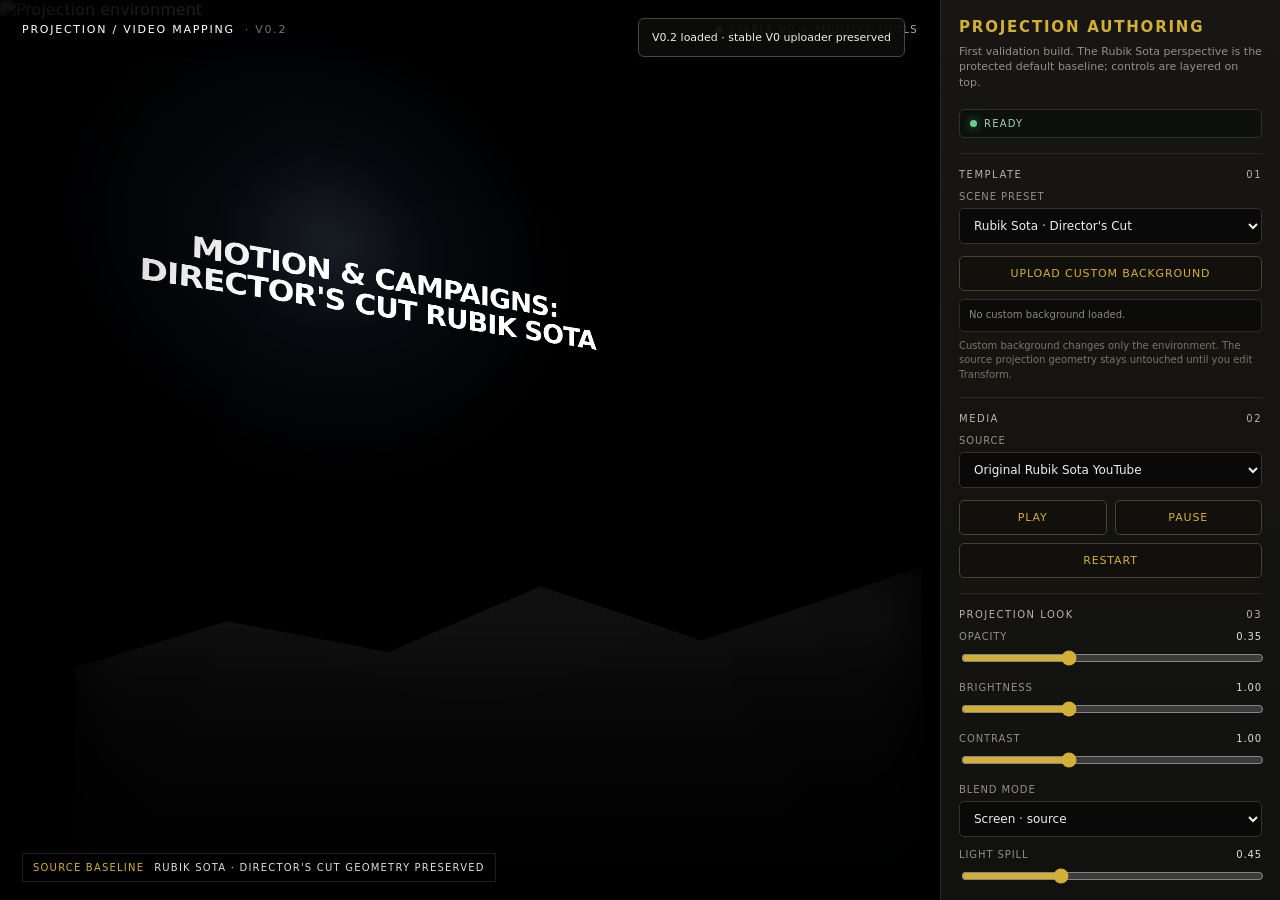
<file: index-v0-2.html>
<!doctype html>
<html lang="en">
<head>
  <meta charset="utf-8">
  <meta name="viewport" content="width=device-width,initial-scale=1">
  <title>Projection / Video Mapping Experience — V0.2 Stable</title>
  <style>
    html,body{margin:0;width:100%;height:100%;overflow:hidden;background:#000}
    #baselineFrame{display:block;width:100%;height:100%;border:0;background:#000}
  </style>
</head>
<body>
  <iframe id="baselineFrame" src="index.html" title="Projection V0.2 Stable" allow="autoplay; fullscreen; display-capture; clipboard-write"></iframe>
  <script src="v0-2-enhancer.js"></script>
</body>
</html>
</file>
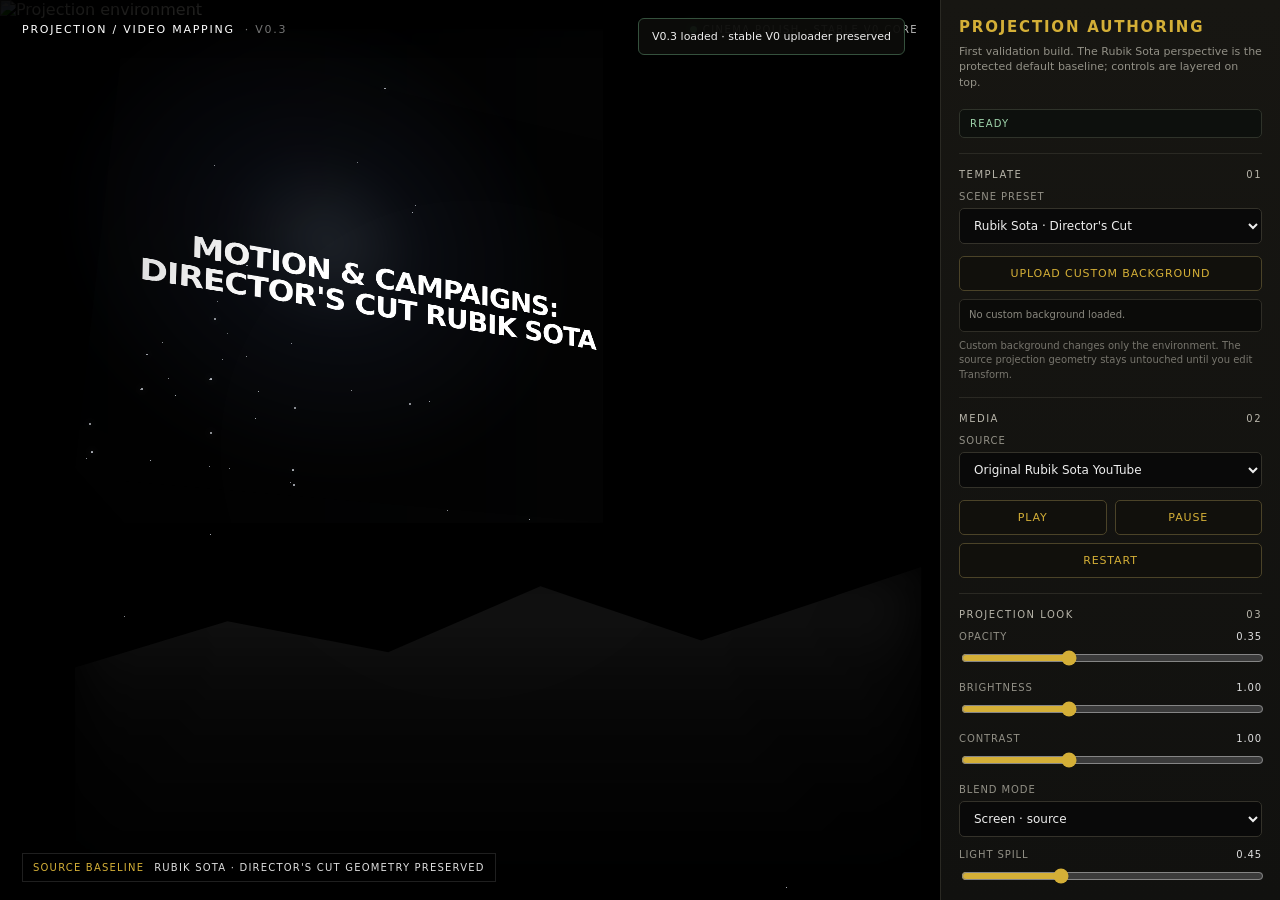
<file: index-v0-3.html>
<!doctype html>
<html lang="en">
<head>
  <meta charset="utf-8">
  <meta name="viewport" content="width=device-width,initial-scale=1">
  <title>Projection / Video Mapping Experience — V0.3 Cinema Polish</title>
  <style>
    html,body{margin:0;width:100%;height:100%;overflow:hidden;background:#000}
    #baselineFrame{display:block;width:100%;height:100%;border:0;background:#000}
  </style>
</head>
<body>
  <iframe id="baselineFrame" src="index.html" title="Projection V0.3 Cinema Polish" allow="autoplay; fullscreen; display-capture; clipboard-write"></iframe>
  <script src="v0-3-enhancer.js"></script>
</body>
</html>
</file>
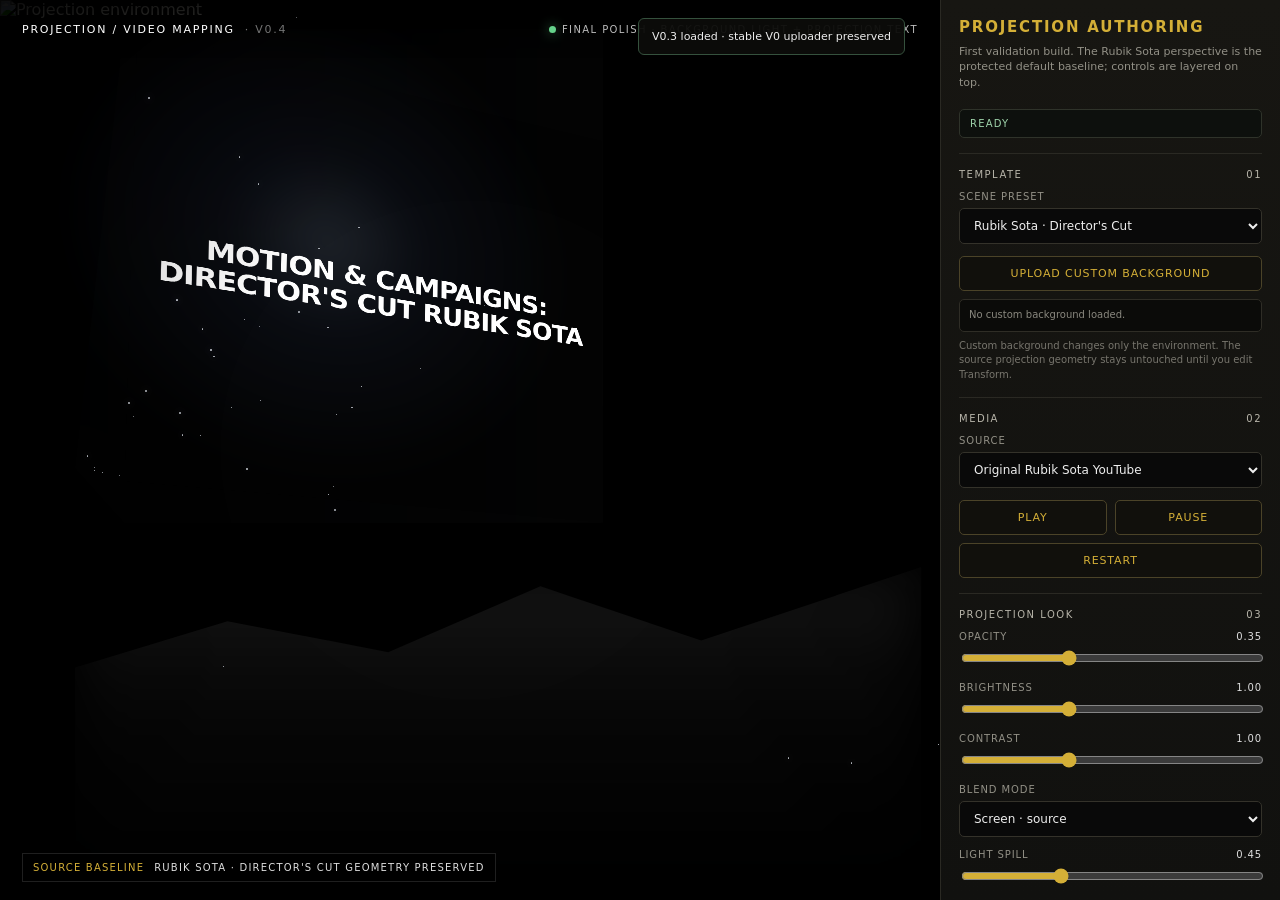
<file: index-v0-4.html>
<!doctype html>
<html lang="en">
<head>
  <meta charset="utf-8">
  <meta name="viewport" content="width=device-width,initial-scale=1">
  <title>Projection / Video Mapping Experience — V0.4 Final</title>
  <style>
    html,body{margin:0;width:100%;height:100%;overflow:hidden;background:#000}
    #baselineFrame{display:block;width:100%;height:100%;border:0;background:#000}
  </style>
</head>
<body>
  <iframe id="baselineFrame" src="index.html" title="Projection V0.4 Final" allow="autoplay; fullscreen; display-capture; clipboard-write"></iframe>
  <script src="v0-3-enhancer.js"></script>
  <script src="v0-4-final.js"></script>
</body>
</html>
</file>
